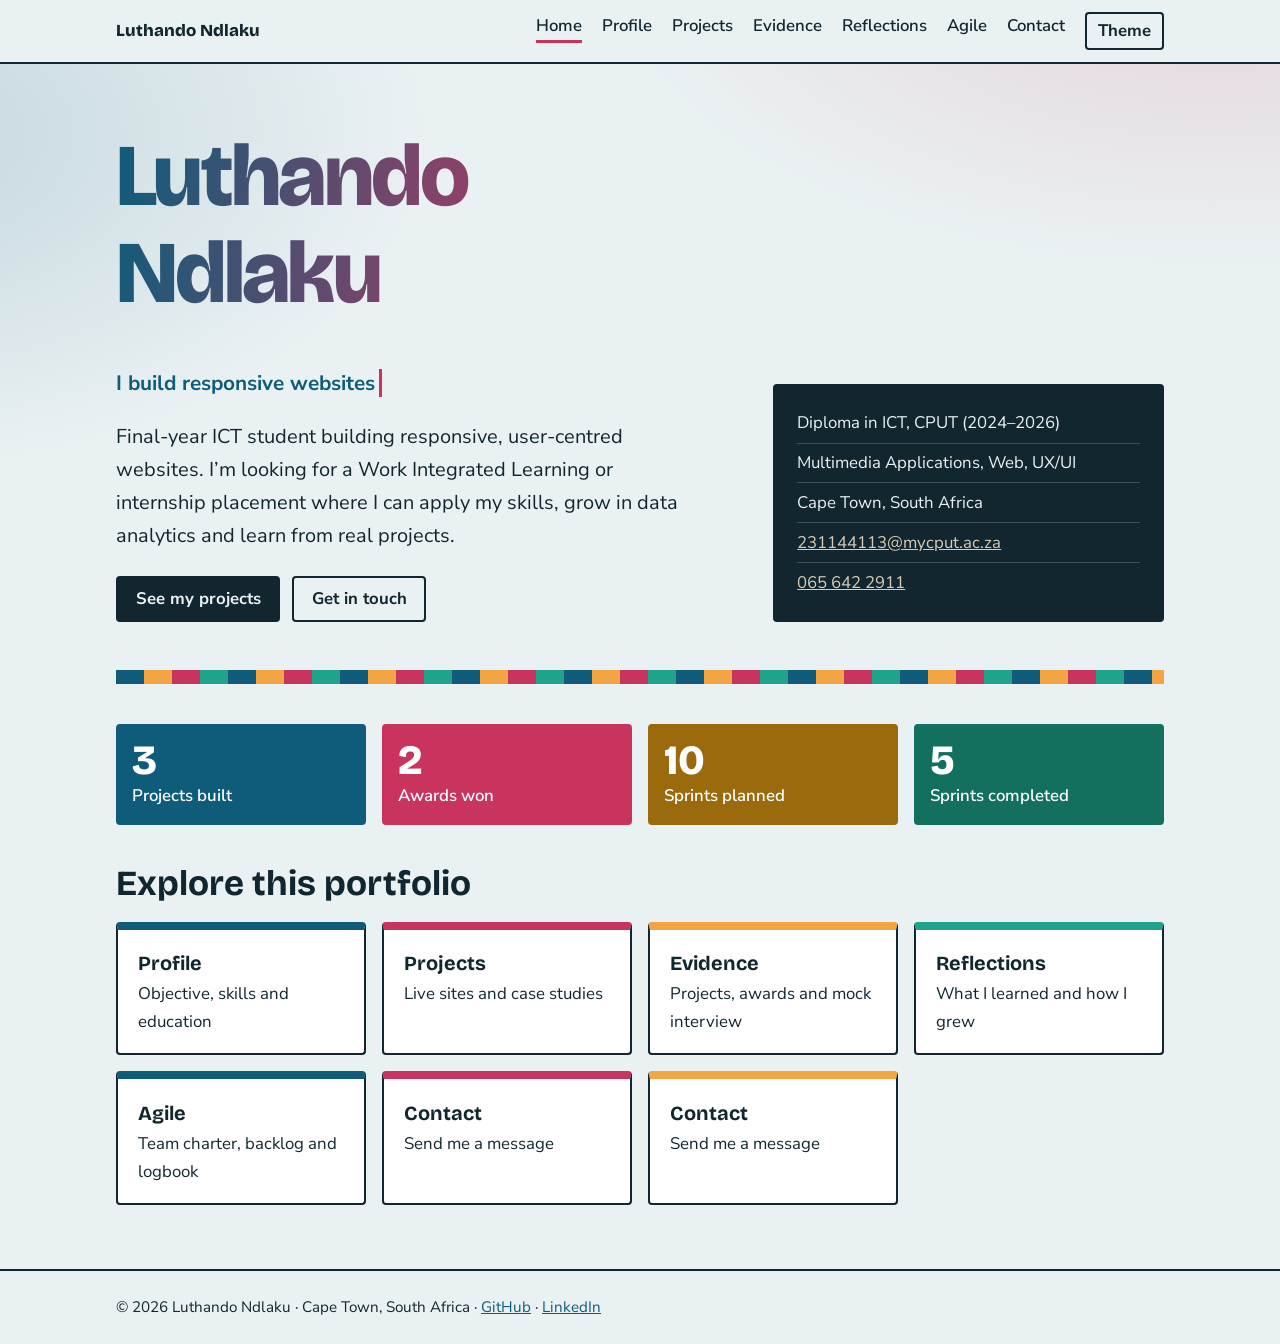
<file: index.html>
<!DOCTYPE html>
<html lang="en"><head><meta charset="utf-8"><meta name="viewport" content="width=device-width, initial-scale=1">
<title>Home | Luthando Ndlaku</title>
<meta name="description" content="E-portfolio of Luthando Ndlaku, ICT student in Cape Town specialising in web design and development.">
<link rel="preconnect" href="https://fonts.googleapis.com"><link rel="preconnect" href="https://fonts.gstatic.com" crossorigin>
<link href="https://fonts.googleapis.com/css2?family=Bricolage+Grotesque:wght@600;700;800&family=Nunito+Sans:wght@400;600;700&display=swap" rel="stylesheet">
<link rel="stylesheet" href="style.css"><link rel="icon" href="favicon.svg" type="image/svg+xml"></head><body>
<header><div class="wrap"><nav aria-label="Main"><a class="brand" href="index.html">Luthando Ndlaku</a><button id="menu" class="ghost" aria-expanded="false" aria-controls="links">Menu</button><ul id="links">
<li><a href="index.html" aria-current="page">Home</a></li>
<li><a href="profile.html">Profile</a></li>
<li><a href="projects.html">Projects</a></li>
<li><a href="evidence.html">Evidence</a></li>
<li><a href="reflections.html">Reflections</a></li>
<li><a href="agile.html">Agile</a></li>
<li><a href="contact.html">Contact</a></li>
<li><button id="theme" class="ghost" aria-pressed="false">Theme</button></li></ul></nav></div></header><main><div class="wrap">
<section class="hero"><div>
<h1 class="grad">Luthando Ndlaku</h1>
<p class="role">I build <strong id="role" data-roles="responsive websites|user-friendly interfaces|data-driven ideas">responsive websites</strong></p>
<p class="lede">Final-year ICT student building responsive, user-centred websites. I’m looking for a Work Integrated Learning or internship placement where I can apply my skills, grow in data analytics and learn from real projects.</p>
<div class="actions"><a class="btn" href="projects.html">See my projects</a><a class="btn ghost" href="contact.html">Get in touch</a></div>
</div>
<ul class="facts"><li>Diploma in ICT, CPUT (2024–2026)</li><li>Multimedia Applications, Web, UX/UI</li><li>Cape Town, South Africa</li><li><a href="mailto:231144113@mycput.ac.za">231144113@mycput.ac.za</a></li><li><a href="tel:+27656422911">065 642 2911</a></li></ul></section>
<div class="wave" role="presentation"></div>
<div class="stats"><div class="stat"><b data-count="3">3</b>Projects built</div><div class="stat"><b data-count="2">2</b>Awards won</div><div class="stat"><b data-count="10">10</b>Sprints planned</div><div class="stat"><b data-count="5">5</b>Sprints completed</div></div>
<h2>Explore this portfolio</h2>
<div class="tiles">
<a class="tile" href="profile.html"><strong>Profile</strong>Objective, skills and education</a>
<a class="tile" href="projects.html"><strong>Projects</strong>Live sites and case studies</a>
<a class="tile" href="evidence.html"><strong>Evidence</strong>Projects, awards and mock interview</a>
<a class="tile" href="reflections.html"><strong>Reflections</strong>What I learned and how I grew</a>
<a class="tile" href="agile.html"><strong>Agile</strong>Team charter, backlog and logbook</a>
<a class="tile" href="contact.html"><strong>Contact</strong>Send me a message</a><a class="tile" href="contact.html"><strong>Contact</strong>Send me a message</a></div>
</div></main><footer><div class="wrap">© 2026 Luthando Ndlaku · Cape Town, South Africa · <a href="https://github.com/LuthandoNdlaku">GitHub</a> · <a href="https://www.linkedin.com/in/luthando-ndlaku">LinkedIn</a></div></footer><script src="script.js" defer></script></body></html>
</file>
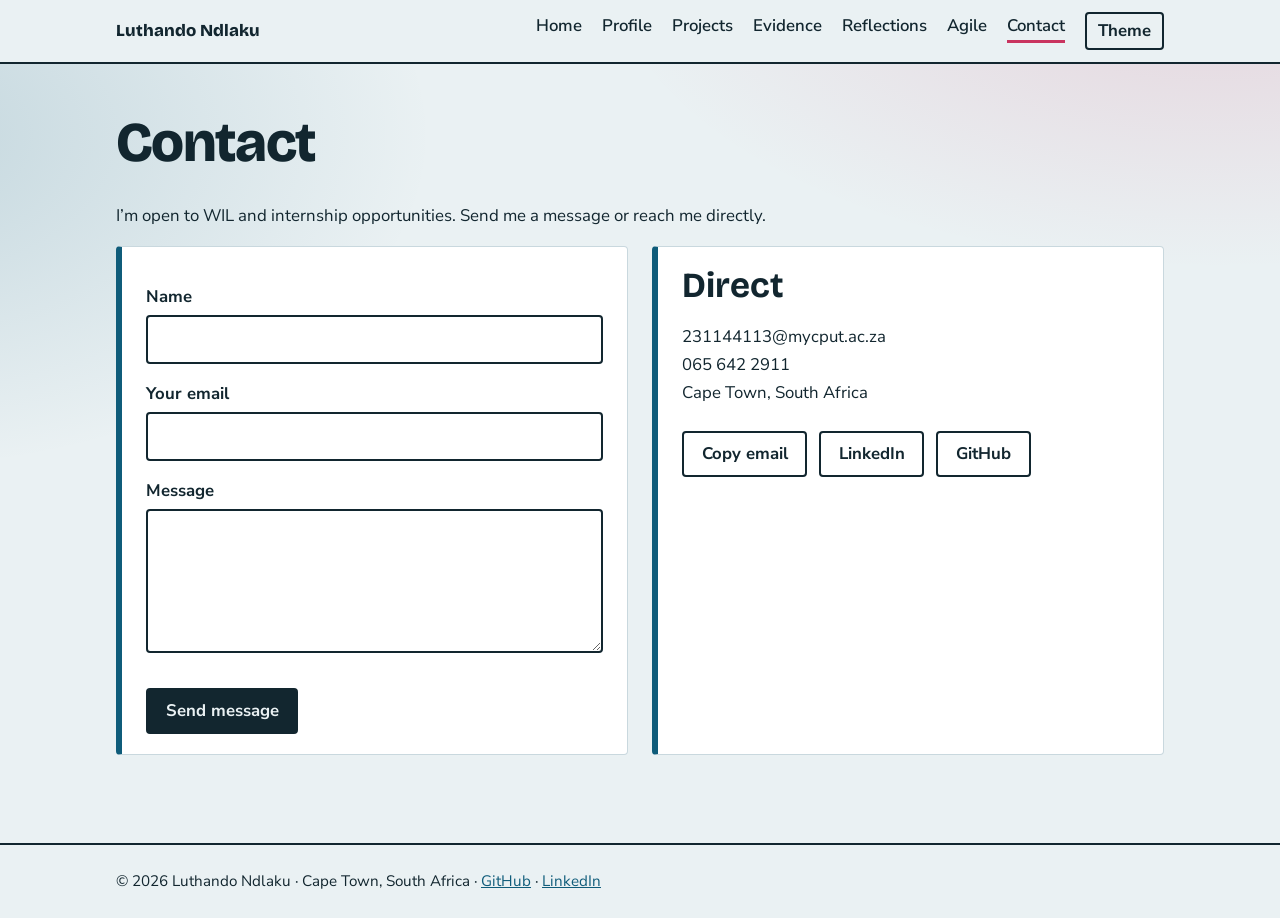
<file: contact.html>
<!DOCTYPE html>
<html lang="en"><head><meta charset="utf-8"><meta name="viewport" content="width=device-width, initial-scale=1">
<title>Contact | Luthando Ndlaku</title>
<meta name="description" content="E-portfolio of Luthando Ndlaku, ICT student in Cape Town specialising in web design and development.">
<link rel="preconnect" href="https://fonts.googleapis.com"><link rel="preconnect" href="https://fonts.gstatic.com" crossorigin>
<link href="https://fonts.googleapis.com/css2?family=Bricolage+Grotesque:wght@600;700;800&family=Nunito+Sans:wght@400;600;700&display=swap" rel="stylesheet">
<link rel="stylesheet" href="style.css"><link rel="icon" href="favicon.svg" type="image/svg+xml"></head><body>
<header><div class="wrap"><nav aria-label="Main"><a class="brand" href="index.html">Luthando Ndlaku</a><button id="menu" class="ghost" aria-expanded="false" aria-controls="links">Menu</button><ul id="links">
<li><a href="index.html">Home</a></li>
<li><a href="profile.html">Profile</a></li>
<li><a href="projects.html">Projects</a></li>
<li><a href="evidence.html">Evidence</a></li>
<li><a href="reflections.html">Reflections</a></li>
<li><a href="agile.html">Agile</a></li>
<li><a href="contact.html" aria-current="page">Contact</a></li>
<li><button id="theme" class="ghost" aria-pressed="false">Theme</button></li></ul></nav></div></header><main><div class="wrap">
<h1 style="font-size:clamp(2.2rem,7vw,3.5rem)">Contact</h1>
<p class="prose">I’m open to WIL and internship opportunities. Send me a message or reach me directly.</p>
<div class="cols"><form id="contact" class="panel" novalidate><label for="name">Name</label><input id="name" name="name" autocomplete="name" required>
<label for="email">Your email</label><input id="email" name="email" type="email" autocomplete="email" required>
<label for="message">Message</label><textarea id="message" name="message" required></textarea>
<p id="err" class="err" role="alert"></p><button type="submit">Send message</button></form>
<section class="panel"><h2>Direct</h2><p>231144113@mycput.ac.za<br>065 642 2911<br>Cape Town, South Africa</p>
<div class="actions"><button type="button" id="copy" class="ghost">Copy email</button><a class="btn ghost" href="https://www.linkedin.com/in/luthando-ndlaku">LinkedIn</a><a class="btn ghost" href="https://github.com/LuthandoNdlaku">GitHub</a></div>
<p id="status" class="status" role="status"></p></section></div>
</div></main><footer><div class="wrap">© 2026 Luthando Ndlaku · Cape Town, South Africa · <a href="https://github.com/LuthandoNdlaku">GitHub</a> · <a href="https://www.linkedin.com/in/luthando-ndlaku">LinkedIn</a></div></footer><script src="script.js" defer></script></body></html>
</file>
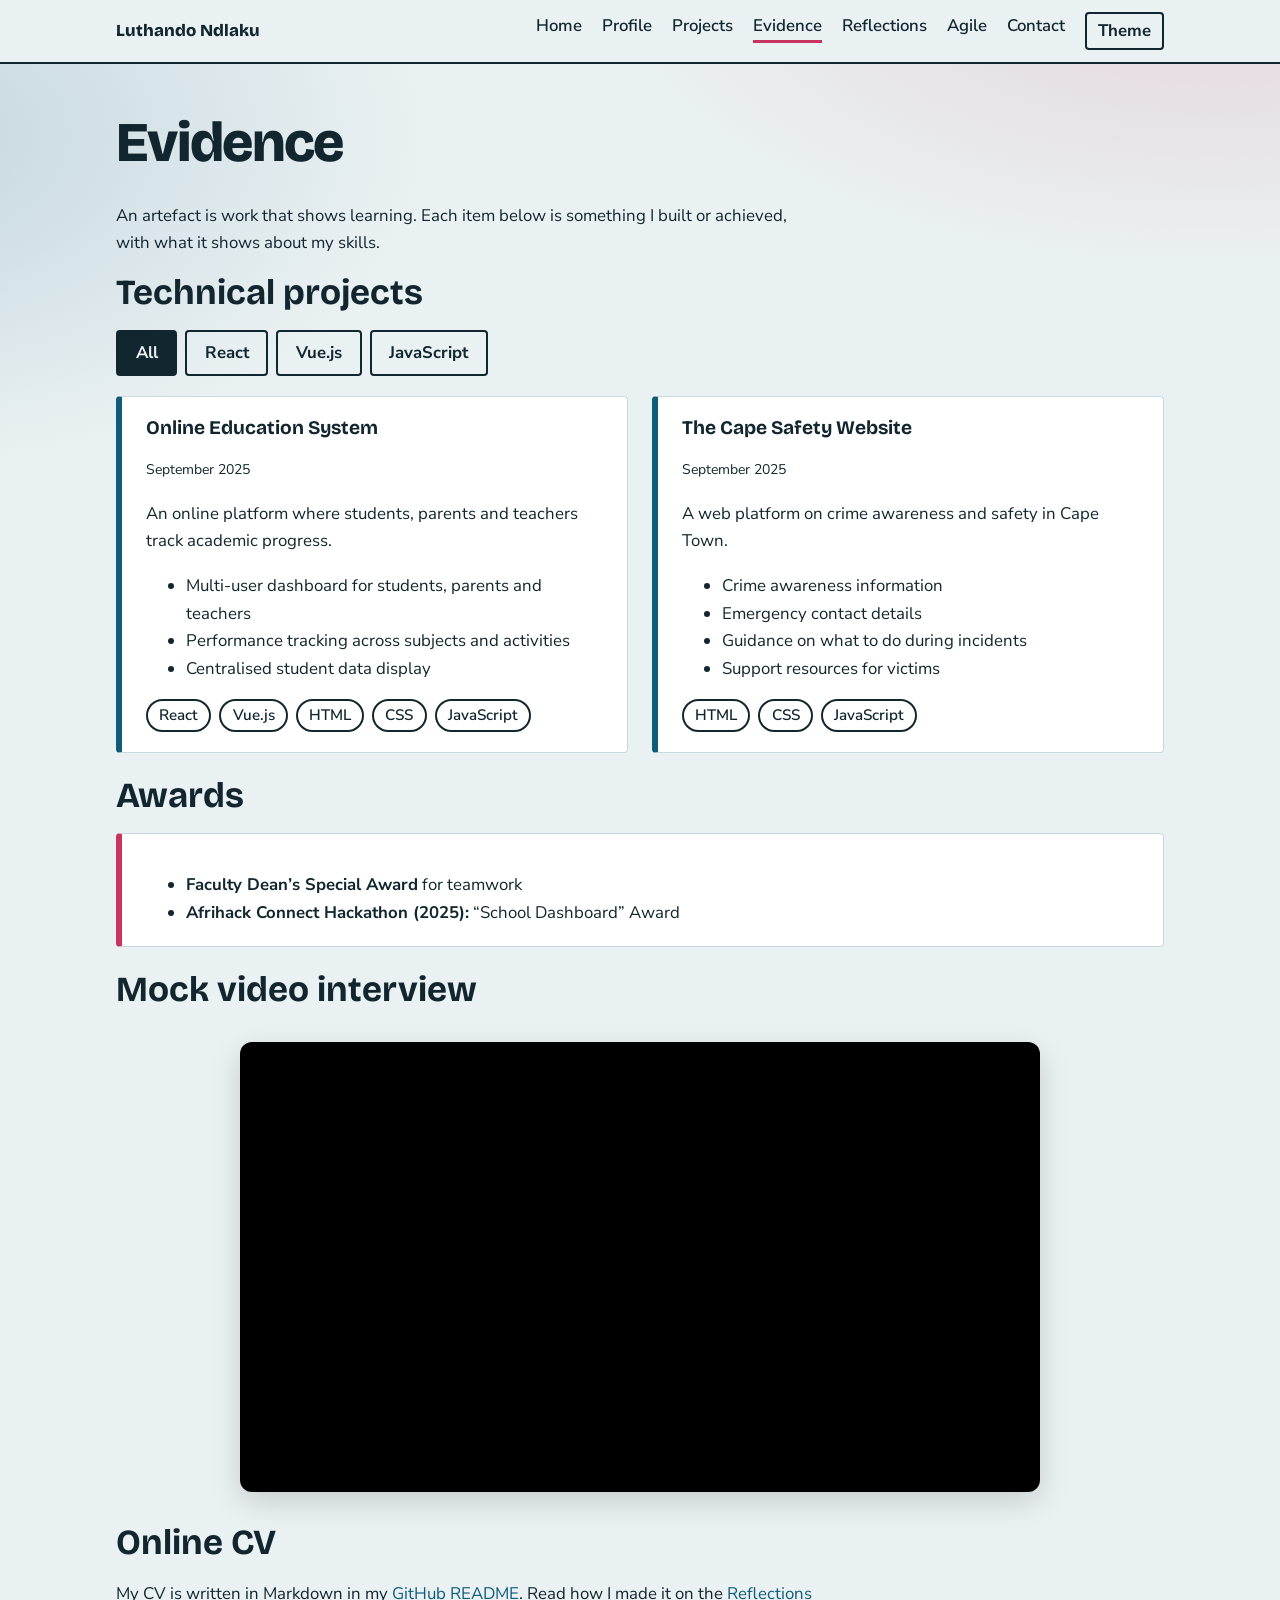
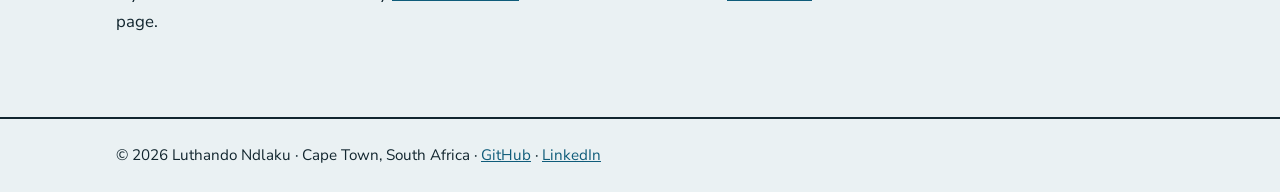
<file: evidence.html>
<!DOCTYPE html>
<html lang="en">
<head>
    <meta charset="utf-8">
    <meta name="viewport" content="width=device-width, initial-scale=1">
    <title>Evidence | Luthando Ndlaku</title>
    <meta name="description" content="E-portfolio of Luthando Ndlaku, ICT student in Cape Town specialising in web design and development.">
    
    <!-- Fonts -->
    <link rel="preconnect" href="https://fonts.googleapis.com">
    <link rel="preconnect" href="https://fonts.gstatic.com" crossorigin>
    <link href="https://fonts.googleapis.com/css2?family=Bricolage+Grotesque:wght@600;700;800&family=Nunito+Sans:wght@400;600;700&display=swap" rel="stylesheet">
    
    <!-- Stylesheets -->
    <link rel="stylesheet" href="style.css">
    <link rel="icon" href="favicon.svg" type="image/svg+xml">

    <!-- Video Optimization Styles -->
    <style>
        .video {
            position: relative;
            width: 100%;
            max-width: 800px; /* Prevents stretching on wide screens */
            margin: 2rem auto; /* Centers the video */
            aspect-ratio: 16 / 9; /* Maintains perfect HD ratio */
            border-radius: 12px;
            overflow: hidden;
            box-shadow: 0 10px 30px rgba(0,0,0,0.15);
            background: #000;
        }

        .video iframe {
            position: absolute;
            top: 0; left: 0;
            width: 100%; height: 100%;
            border: none;
            /* Hardware acceleration hack for sharper rendering */
            transform: translateZ(0); 
            -webkit-transform: translateZ(0);
        }
    </style>
</head>

<body>
<header>
    <div class="wrap">
        <nav aria-label="Main">
            <a class="brand" href="index.html">Luthando Ndlaku</a>
            <button id="menu" class="ghost" aria-expanded="false" aria-controls="links">Menu</button>
            <ul id="links">
                <li><a href="index.html">Home</a></li>
                <li><a href="profile.html">Profile</a></li>
                <li><a href="projects.html">Projects</a></li>
                <li><a href="evidence.html" aria-current="page">Evidence</a></li>
                <li><a href="reflections.html">Reflections</a></li>
                <li><a href="agile.html">Agile</a></li>
                <li><a href="contact.html">Contact</a></li>
                <li><button id="theme" class="ghost" aria-pressed="false">Theme</button></li>
            </ul>
        </nav>
    </div>
</header>

<main>
    <div class="wrap">
        <h1 style="font-size:clamp(2.2rem,7vw,3.5rem)">Evidence</h1>
        <p class="prose">An artefact is work that shows learning. Each item below is something I built or achieved, with what it shows about my skills.</p>
        
        <h2>Technical projects</h2>
        <div class="filters" role="group" aria-label="Filter projects by technology">
            <button class="ghost" data-f="all" aria-pressed="true">All</button>
            <button class="ghost" data-f="React" aria-pressed="false">React</button>
            <button class="ghost" data-f="Vue.js" aria-pressed="false">Vue.js</button>
            <button class="ghost" data-f="JavaScript" aria-pressed="false">JavaScript</button>
        </div>
        
        <div class="cols">
            <article class="panel" data-tags="React Vue.js HTML CSS JavaScript">
                <h3>Online Education System</h3>
                <p><small>September 2025</small></p>
                <p>An online platform where students, parents and teachers track academic progress.</p>
                <ul>
                    <li>Multi-user dashboard for students, parents and teachers</li>
                    <li>Performance tracking across subjects and activities</li>
                    <li>Centralised student data display</li>
                </ul>
                <ul class="chips"><li>React</li><li>Vue.js</li><li>HTML</li><li>CSS</li><li>JavaScript</li></ul>
            </article>
            
            <article class="panel" data-tags="HTML CSS JavaScript">
                <h3>The Cape Safety Website</h3>
                <p><small>September 2025</small></p>
                <p>A web platform on crime awareness and safety in Cape Town.</p>
                <ul>
                    <li>Crime awareness information</li>
                    <li>Emergency contact details</li>
                    <li>Guidance on what to do during incidents</li>
                    <li>Support resources for victims</li>
                </ul>
                <ul class="chips"><li>HTML</li><li>CSS</li><li>JavaScript</li></ul>
            </article>
        </div>

        <h2>Awards</h2>
        <div class="panel award">
            <ul>
                <li><strong>Faculty Dean’s Special Award</strong> for teamwork</li>
                <li><strong>Afrihack Connect Hackathon (2025):</strong> “School Dashboard” Award</li>
            </ul>
        </div>

        <h2>Mock video interview</h2>
        <!-- UPDATED VIDEO CONTAINER -->
        <div class="video">
            <iframe 
                src="https://www.youtube.com/embed/iJlWR8e70GU?rel=0&modestbranding=1" 
                title="Mock Video Interview" 
                allow="accelerometer; autoplay; clipboard-write; encrypted-media; gyroscope; picture-in-picture" 
                allowfullscreen 
                loading="eager">
            </iframe>
        </div>

        <h2>Online CV</h2>
        <p class="prose">My CV is written in Markdown in my <a href="https://github.com/LuthandoNdlaku">GitHub README</a>. Read how I made it on the <a href="reflections.html">Reflections</a> page.</p>
    </div>
</main>

<footer>
    <div class="wrap">© 2026 Luthando Ndlaku · Cape Town, South Africa · <a href="https://github.com/LuthandoNdlaku">GitHub</a> · <a href="https://www.linkedin.com/in/luthando-ndlaku">LinkedIn</a></div>
</footer>

<script src="script.js" defer></script>
</body>
</html>
</file>
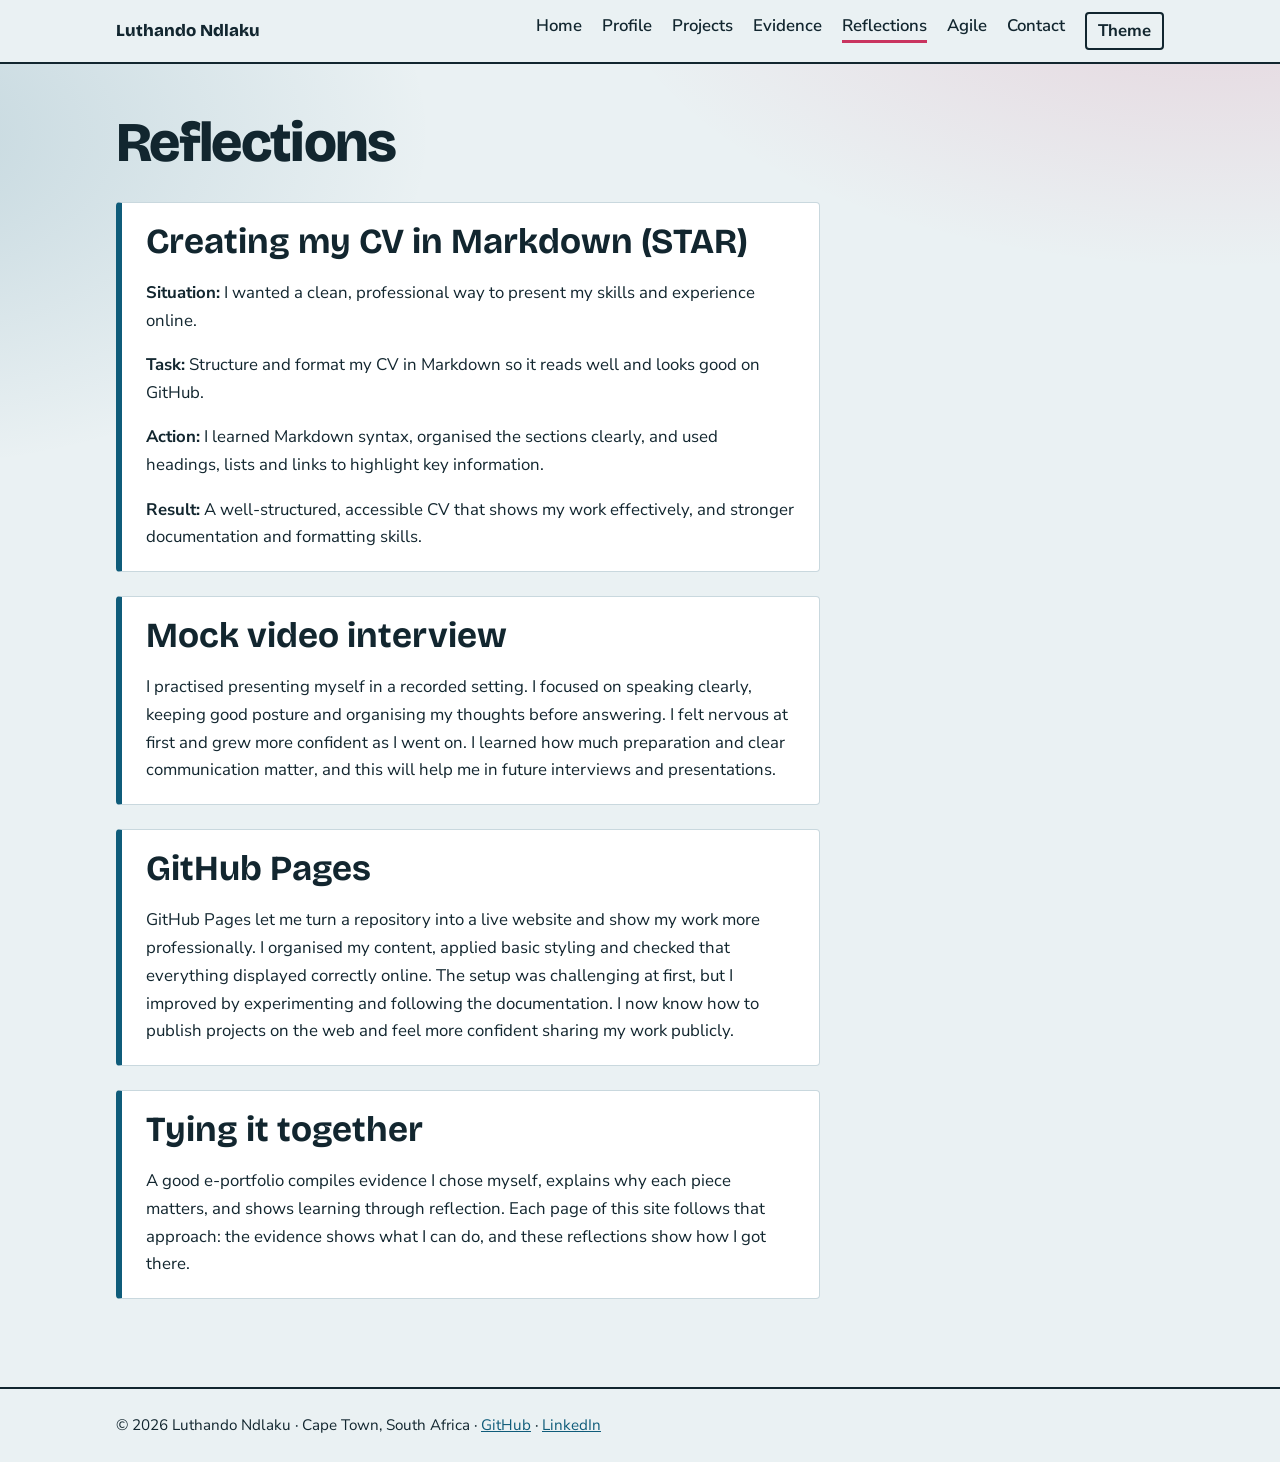
<file: reflections.html>
<!DOCTYPE html>
<html lang="en"><head><meta charset="utf-8"><meta name="viewport" content="width=device-width, initial-scale=1">
<title>Reflections | Luthando Ndlaku</title>
<meta name="description" content="E-portfolio of Luthando Ndlaku, ICT student in Cape Town specialising in web design and development.">
<link rel="preconnect" href="https://fonts.googleapis.com"><link rel="preconnect" href="https://fonts.gstatic.com" crossorigin>
<link href="https://fonts.googleapis.com/css2?family=Bricolage+Grotesque:wght@600;700;800&family=Nunito+Sans:wght@400;600;700&display=swap" rel="stylesheet">
<link rel="stylesheet" href="style.css"><link rel="icon" href="favicon.svg" type="image/svg+xml"></head><body>
<header><div class="wrap"><nav aria-label="Main"><a class="brand" href="index.html">Luthando Ndlaku</a><button id="menu" class="ghost" aria-expanded="false" aria-controls="links">Menu</button><ul id="links">
<li><a href="index.html">Home</a></li>
<li><a href="profile.html">Profile</a></li>
<li><a href="projects.html">Projects</a></li>
<li><a href="evidence.html">Evidence</a></li>
<li><a href="reflections.html" aria-current="page">Reflections</a></li>
<li><a href="agile.html">Agile</a></li>
<li><a href="contact.html">Contact</a></li>
<li><button id="theme" class="ghost" aria-pressed="false">Theme</button></li></ul></nav></div></header><main><div class="wrap">
<h1 style="font-size:clamp(2.2rem,7vw,3.5rem)">Reflections</h1>
<div class="prose">
<section class="panel"><h2>Creating my CV in Markdown (STAR)</h2>
<p><strong>Situation:</strong> I wanted a clean, professional way to present my skills and experience online.</p>
<p><strong>Task:</strong> Structure and format my CV in Markdown so it reads well and looks good on GitHub.</p>
<p><strong>Action:</strong> I learned Markdown syntax, organised the sections clearly, and used headings, lists and links to highlight key information.</p>
<p><strong>Result:</strong> A well-structured, accessible CV that shows my work effectively, and stronger documentation and formatting skills.</p></section>
<section class="panel"><h2>Mock video interview</h2>
<p>I practised presenting myself in a recorded setting. I focused on speaking clearly, keeping good posture and organising my thoughts before answering. I felt nervous at first and grew more confident as I went on. I learned how much preparation and clear communication matter, and this will help me in future interviews and presentations.</p></section>
<section class="panel"><h2>GitHub Pages</h2>
<p>GitHub Pages let me turn a repository into a live website and show my work more professionally. I organised my content, applied basic styling and checked that everything displayed correctly online. The setup was challenging at first, but I improved by experimenting and following the documentation. I now know how to publish projects on the web and feel more confident sharing my work publicly.</p></section>
<section class="panel"><h2>Tying it together</h2>
<p>A good e-portfolio compiles evidence I chose myself, explains why each piece matters, and shows learning through reflection. Each page of this site follows that approach: the evidence shows what I can do, and these reflections show how I got there.</p></section></div>
</div></main><footer><div class="wrap">© 2026 Luthando Ndlaku · Cape Town, South Africa · <a href="https://github.com/LuthandoNdlaku">GitHub</a> · <a href="https://www.linkedin.com/in/luthando-ndlaku">LinkedIn</a></div></footer><script src="script.js" defer></script></body></html>
</file>
<file: style.css>
:root{--ink:#12262F;--sea:#0F5C7A;--mist:#EAF1F3;--protea:#C9345F;--sand:#D9CBB4;--card:#fff;--line:#c9d8de}
@media (prefers-color-scheme:dark){:root{--ink:#E6EEF1;--sea:#6DB8D4;--mist:#0E1C22;--protea:#F06C93;--sand:#3a3427;--card:#14272F;--line:#2a4350}}
*{box-sizing:border-box}html{scroll-behavior:smooth}
body{margin:0;font:1.05rem/1.65 "Nunito Sans",system-ui,sans-serif;color:var(--ink);background:var(--mist)}
h1,h2,h3{font-family:"Bricolage Grotesque","Nunito Sans",system-ui,sans-serif;line-height:1.1;margin:0 0 .5em}
h1{font-size:clamp(2.6rem,9vw,5.5rem);letter-spacing:-.03em;font-weight:800}
h2{font-size:clamp(1.6rem,4vw,2.2rem);font-weight:700}h3{font-size:1.2rem;font-weight:700}
a{color:var(--sea)}a:hover{color:var(--protea)}
:focus-visible{outline:3px solid var(--protea);outline-offset:3px}
.wrap{max-width:68rem;margin:0 auto;padding:0 1.25rem}
header{position:sticky;top:0;z-index:5;background:var(--mist);border-bottom:2px solid var(--ink)}
nav{display:flex;flex-wrap:wrap;align-items:center;justify-content:space-between;gap:.5rem 1.5rem;padding:.75rem 0}
.brand{font-family:"Bricolage Grotesque",sans-serif;font-weight:800;text-decoration:none;color:var(--ink)}
nav ul{display:flex;flex-wrap:wrap;gap:.25rem 1.25rem;list-style:none;margin:0;padding:0}
nav ul a{color:var(--ink);text-decoration:none;font-weight:600;padding:.2rem 0;border-bottom:3px solid transparent}
nav ul a:hover,nav ul a[aria-current]{border-color:var(--protea)}
main{padding:3rem 0 4rem}
.hero{display:grid;gap:2rem;grid-template-columns:1.6fr 1fr;align-items:end;padding:1rem 0 3rem}
.hero .lede{font-size:1.25rem;max-width:36rem}
.facts{background:var(--ink);color:var(--mist);padding:1.25rem 1.5rem;border-radius:.25rem;margin:0;list-style:none}
.facts li{padding:.35rem 0;border-bottom:1px solid rgba(255,255,255,.2)}.facts li:last-child{border:0}
.facts a{color:var(--sand)}
.wave{height:14px;background:repeating-linear-gradient(90deg,var(--sea) 0 28px,var(--sand) 28px 56px);margin:0 0 2.5rem}
.tiles{display:grid;gap:1rem;grid-template-columns:repeat(auto-fit,minmax(13rem,1fr));margin-top:1rem}
.tile{display:block;text-decoration:none;color:var(--ink);background:var(--card);border:2px solid var(--ink);padding:1.1rem 1.25rem;border-radius:.25rem}
.tile:hover{background:var(--sand);color:var(--ink)}.tile strong{display:block;font-family:"Bricolage Grotesque",sans-serif;font-size:1.25rem}
.panel{background:var(--card);border:1px solid var(--line);border-left:6px solid var(--sea);padding:1.25rem 1.5rem;margin:0 0 1.5rem;border-radius:.25rem}
.panel.award{border-left-color:var(--protea)}.panel.todo{border-left-style:dashed;border-left-color:var(--sand)}
.panel p:last-child,.panel ul:last-child{margin-bottom:0}
.cols{display:grid;gap:1.5rem;grid-template-columns:repeat(auto-fit,minmax(18rem,1fr))}
.chips{display:flex;flex-wrap:wrap;gap:.5rem;list-style:none;padding:0;margin:.5rem 0 1rem}
.chips li{border:2px solid var(--ink);padding:.1rem .7rem;border-radius:2rem;font-weight:600;font-size:.95rem}
.video{max-width:315px;aspect-ratio:9/16}.video iframe{width:100%;height:100%;border:0;border-radius:.25rem}
.prose{max-width:44rem}
footer{border-top:2px solid var(--ink);padding:1.5rem 0;font-size:.95rem}
@media(max-width:46rem){.hero{grid-template-columns:1fr}}
@media(prefers-reduced-motion:reduce){html{scroll-behavior:auto}}
:root[data-theme=dark]{--ink:#E6EEF1;--sea:#6DB8D4;--mist:#0E1C22;--protea:#F06C93;--sand:#3a3427;--card:#14272F;--line:#2a4350}
:root[data-theme=light]{--ink:#12262F;--sea:#0F5C7A;--mist:#EAF1F3;--protea:#C9345F;--sand:#D9CBB4;--card:#fff;--line:#c9d8de}
button,.btn{font:inherit;font-weight:700;cursor:pointer;color:var(--mist);background:var(--ink);border:2px solid var(--ink);padding:.45rem 1.1rem;border-radius:.25rem;text-decoration:none;display:inline-block}
button:hover,.btn:hover{background:var(--protea);border-color:var(--protea);color:#fff}
button.ghost,.btn.ghost{background:transparent;color:var(--ink)}button.ghost:hover{color:#fff}
button.ghost[aria-pressed=true]{background:var(--ink);color:var(--mist)}
#theme,#menu{padding:.2rem .7rem}#menu{display:none}
.role{font-size:1.3rem;font-weight:700;color:var(--sea);margin:0 0 .75rem}.role strong{border-right:3px solid var(--protea);padding-right:4px}
.actions{display:flex;flex-wrap:wrap;gap:.75rem;margin-top:1.5rem}
.filters{display:flex;flex-wrap:wrap;gap:.5rem;margin:0 0 1.25rem}
[hidden]{display:none!important}
label{display:block;font-weight:700;margin:1rem 0 .25rem}
input,textarea,select{width:100%;font:inherit;color:var(--ink);background:var(--card);border:2px solid var(--ink);border-radius:.25rem;padding:.55rem .7rem}
textarea{min-height:9rem;resize:vertical}.err{color:var(--protea);font-weight:700;min-height:1.4rem;margin:.25rem 0 0}
.status{font-weight:700;margin-top:1rem}
.board{display:grid;gap:1rem;grid-template-columns:repeat(auto-fit,minmax(14rem,1fr));margin:1rem 0 2rem}
.col{background:var(--card);border:2px solid var(--ink);border-radius:.25rem;padding:.75rem;min-height:8rem}
.col h3{margin:0 0 .6rem;display:flex;justify-content:space-between}
.task{background:var(--mist);border:1px solid var(--line);border-left:5px solid var(--sea);padding:.5rem .6rem;margin-bottom:.5rem;border-radius:.2rem;font-size:.97rem}
.col[data-c=doing] .task{border-left-color:var(--protea)}.col[data-c=done] .task{border-left-color:#2e8b57}
.task div{display:flex;gap:.3rem;margin-top:.4rem}.task button{padding:0 .5rem;font-size:.85rem}
.addrow{display:flex;gap:.5rem;margin:0 0 1rem}.addrow input{flex:1}
.entry{background:var(--card);border:1px solid var(--line);border-left:6px solid var(--sea);padding:.8rem 1rem;margin-bottom:.8rem;border-radius:.25rem}
.entry small{font-weight:700;color:var(--sea)}.entry p{margin:.3rem 0}
#top{position:fixed;right:1rem;bottom:1rem;padding:.4rem .8rem}
@media(max-width:46rem){#menu{display:inline-block}nav ul{display:none;width:100%;flex-direction:column}nav ul.open{display:flex}}
.intro{display:grid;grid-template-columns:15rem 1fr;gap:2rem;align-items:center;margin-bottom:2rem}
.intro img{width:100%;aspect-ratio:4/5;object-fit:cover;object-position:top;border:3px solid var(--ink);border-radius:.25rem;box-shadow:8px 8px 0 var(--protea);display:block}
.intro h1{margin-bottom:.25em}.intro p{margin:0;font-size:1.15rem;max-width:34rem}
@media(max-width:46rem){.intro{grid-template-columns:1fr}.intro img{max-width:15rem}}
:root{--gold:#F2A541;--teal:#1FA38A}
body{background:radial-gradient(55rem 28rem at 95% -5%,rgba(201,52,95,.16),transparent 70%),radial-gradient(50rem 30rem at -10% 15%,rgba(15,92,122,.18),transparent 70%),var(--mist);background-attachment:fixed}
h1.grad{background:linear-gradient(100deg,var(--sea),var(--protea),var(--gold),var(--sea));background-size:250% 100%;-webkit-background-clip:text;background-clip:text;color:transparent;animation:flow 8s linear infinite}
@keyframes flow{to{background-position:250% 0}}
.wave{background:repeating-linear-gradient(90deg,var(--sea) 0 28px,var(--gold) 28px 56px,var(--protea) 56px 84px,var(--teal) 84px 112px);background-size:112px 100%;animation:slide 6s linear infinite}
@keyframes slide{to{background-position:112px 0}}
.js .rv{opacity:0;transform:translateY(18px);transition:opacity .6s,transform .6s}.js .rv.in{opacity:1;transform:none}
.tile{border-top-width:8px;transition:transform .25s,box-shadow .25s}.tile:nth-child(4n+1){border-top-color:var(--sea)}.tile:nth-child(4n+2){border-top-color:var(--protea)}.tile:nth-child(4n+3){border-top-color:var(--gold)}.tile:nth-child(4n){border-top-color:var(--teal)}
.tile:hover{transform:translateY(-6px);box-shadow:0 10px 0 var(--ink)}
.panel{transition:box-shadow .25s}.panel:hover{box-shadow:6px 6px 0 var(--line)}
.chips li{transition:background .2s,transform .2s}.chips li:hover{background:var(--gold);color:#12262F;transform:rotate(-3deg) scale(1.06)}
.stats{display:grid;gap:1rem;grid-template-columns:repeat(auto-fit,minmax(9rem,1fr));margin:0 0 2.5rem}
.stat{border-radius:.25rem;padding:1rem;color:#fff;font-weight:600}.stat b{display:block;font:800 2.6rem/1 "Bricolage Grotesque",sans-serif}
.stat:nth-child(1){background:var(--sea)}.stat:nth-child(2){background:var(--protea)}.stat:nth-child(3){background:#9a6a0c}.stat:nth-child(4){background:#13705f}
.intro{grid-template-columns:18rem 1fr}.intro img{aspect-ratio:3/4;object-fit:contain;background:var(--card);animation:float 5s ease-in-out infinite}
@keyframes float{50%{transform:translateY(-8px)}}
@media(max-width:46rem){.intro{grid-template-columns:1fr}.intro img{max-width:18rem}}
.tabs{display:flex;flex-wrap:wrap;gap:.5rem;margin:1.5rem 0}.tabs button{background:var(--card);color:var(--ink);border-color:var(--ink)}
.tabs button[aria-selected=true]{background:var(--protea);border-color:var(--protea);color:#fff}
.tp{animation:pop .4s}@keyframes pop{from{opacity:0;transform:translateY(10px)}}
.tw{overflow-x:auto;margin:1rem 0 2rem;border:2px solid var(--ink);border-radius:.25rem;background:var(--card)}
table{border-collapse:collapse;width:100%;min-width:42rem;font-size:.97rem}th,td{text-align:left;vertical-align:top;padding:.65rem .8rem;border-bottom:1px solid var(--line)}
th{background:var(--ink);color:var(--mist);font-family:"Bricolage Grotesque",sans-serif}tbody tr:hover{background:var(--sand)}
.pill{display:inline-block;font-weight:700;font-size:.85rem;padding:0 .6rem;border-radius:2rem;color:#fff}.must{background:var(--protea)}.should{background:var(--sea)}.could{background:#9a6a0c}
.trello{max-width:100%;border:3px solid var(--ink);border-radius:.25rem}
.sprint{margin:0 0 1rem}.sprint span{display:flex;justify-content:space-between;font-weight:700}
.bar{height:.9rem;background:var(--line);border-radius:1rem;overflow:hidden}.bar i{display:block;height:100%;width:0;background:linear-gradient(90deg,var(--teal),var(--gold));transition:width 1.4s cubic-bezier(.2,.8,.2,1)}
.rv.in .bar i,html:not(.js) .bar i{width:var(--p)}
.pgrid{display:grid;gap:1.5rem;grid-template-columns:repeat(auto-fit,minmax(19rem,1fr))}
.pcard{background:var(--card);border:2px solid var(--ink);border-radius:.25rem;overflow:hidden;display:flex;flex-direction:column;transition:transform .15s}
.cover{height:11rem;display:grid;place-items:center;color:#fff;font:800 2.2rem "Bricolage Grotesque",sans-serif;text-align:center;padding:1rem;background-size:200% 200%;animation:flow2 9s ease infinite}
@keyframes flow2{50%{background-position:100% 100%}}
.c1{background-image:linear-gradient(135deg,#0F5C7A,#1FA38A,#F2A541)}.c2{background-image:linear-gradient(135deg,#C9345F,#7a2a8c,#0F5C7A)}.c3{background-image:linear-gradient(135deg,#F2A541,#C9345F,#12262F)}
.pbody{padding:1.1rem 1.25rem 1.4rem;display:flex;flex-direction:column;gap:.6rem;flex:1}.pbody p{margin:0}.pbody .actions{margin-top:auto}
.note{font-size:.95rem;opacity:.85}
@media(prefers-reduced-motion:reduce){*{animation:none!important;transition:none!important}.js .rv{opacity:1;transform:none}}
.intro{grid-template-columns:17rem 1fr;align-items:start}.intro img{aspect-ratio:auto;height:auto;object-fit:initial;max-height:none}
@media(max-width:46rem){.intro{grid-template-columns:1fr}.intro img{max-width:17rem}}
</file>
